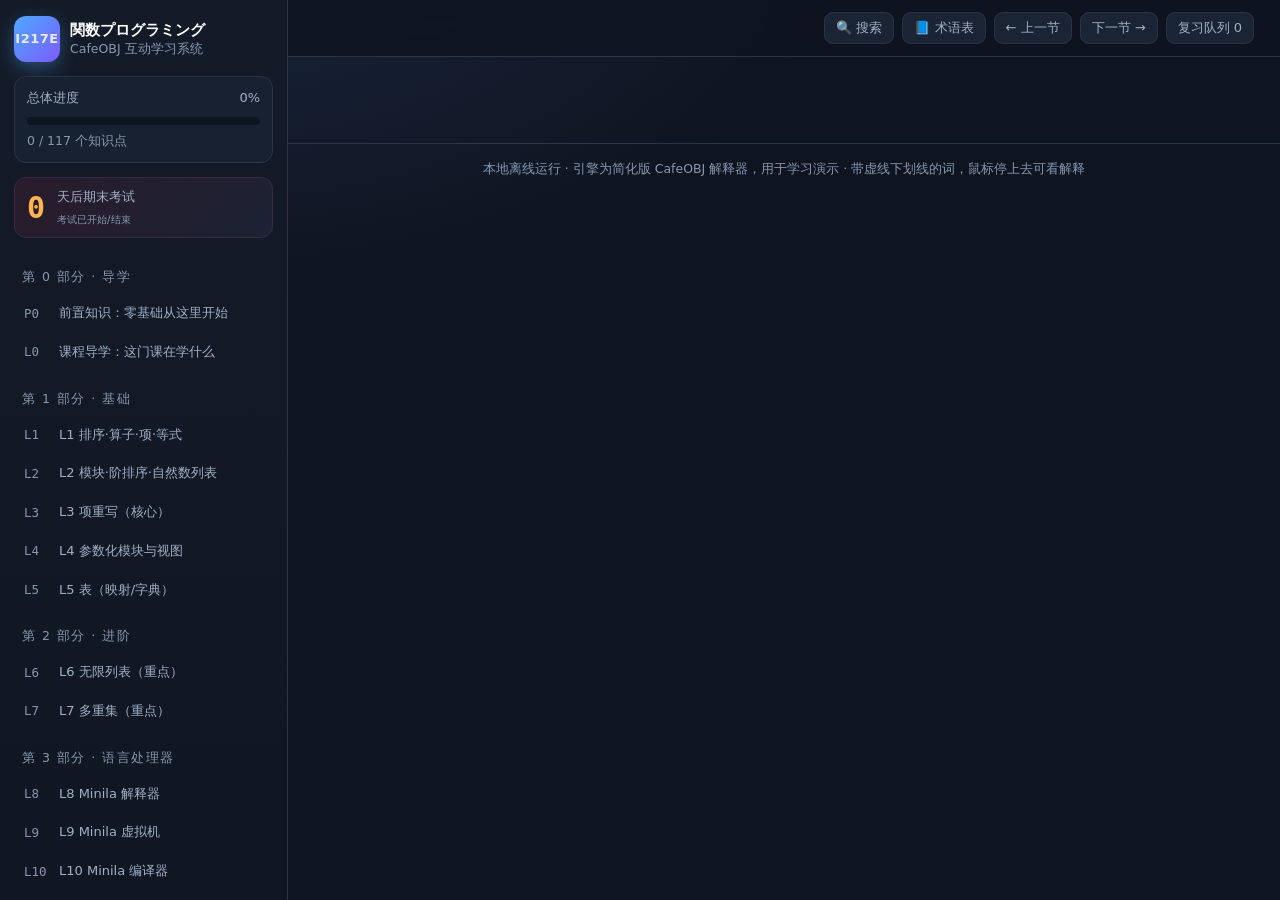
<file: index.html>
<!DOCTYPE html>
<html lang="zh-CN">
<head>
<meta charset="UTF-8">
<meta http-equiv="refresh" content="0; url=I217E学习系统.html">
<title>I217E 関数プログラミング · 互动学习系统</title>
</head>
<body style="background:#0b111b;color:#c3d6ea;font-family:system-ui,sans-serif;padding:48px">
<p>正在进入学习系统……如果没有自动跳转，请点：</p>
<p><a style="color:#8fd0ff" href="I217E学习系统.html">进入 I217E 学习系统</a></p>
<p style="color:#5c7a99;font-size:13px">这个 index.html 只为 GitHub Pages 首页而存在（Pages 只把根目录的 index.html 当首页）。本地使用请直接双击「I217E学习系统.html」。</p>
</body>
</html>
</file>
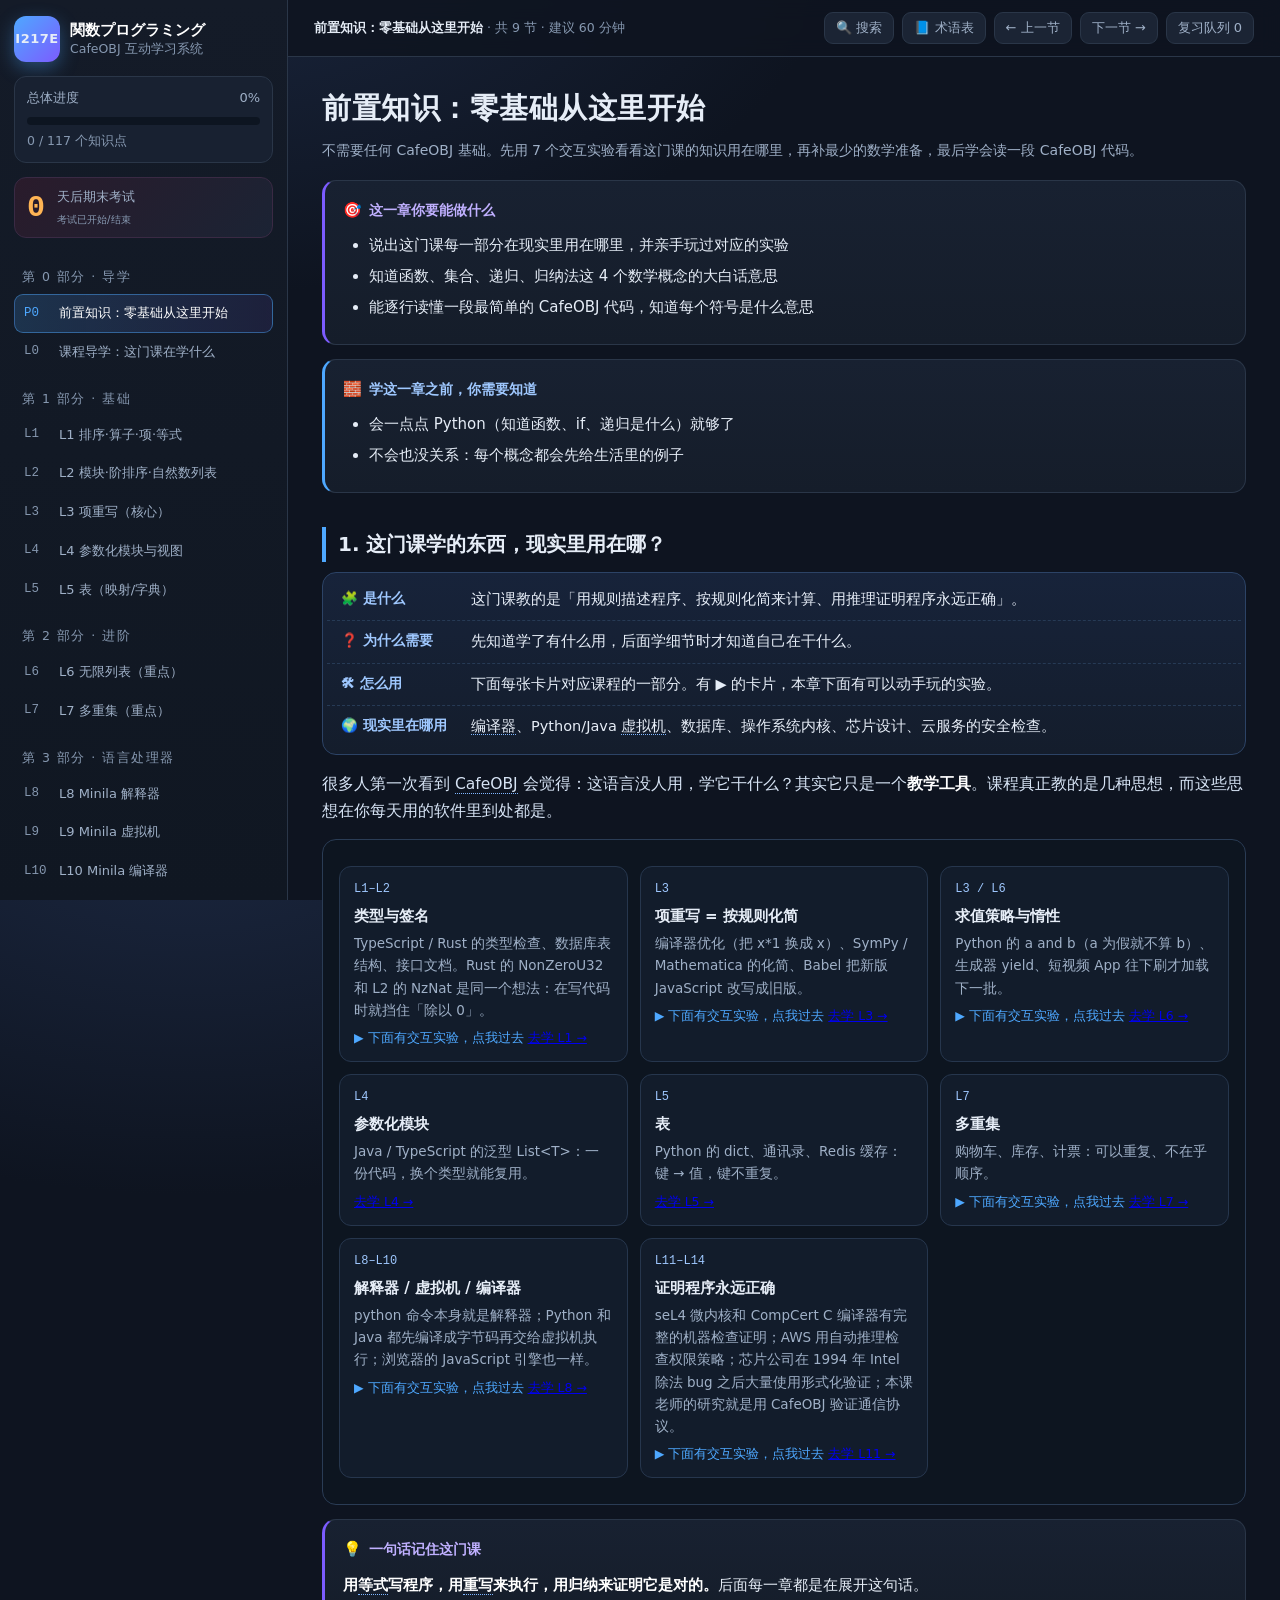
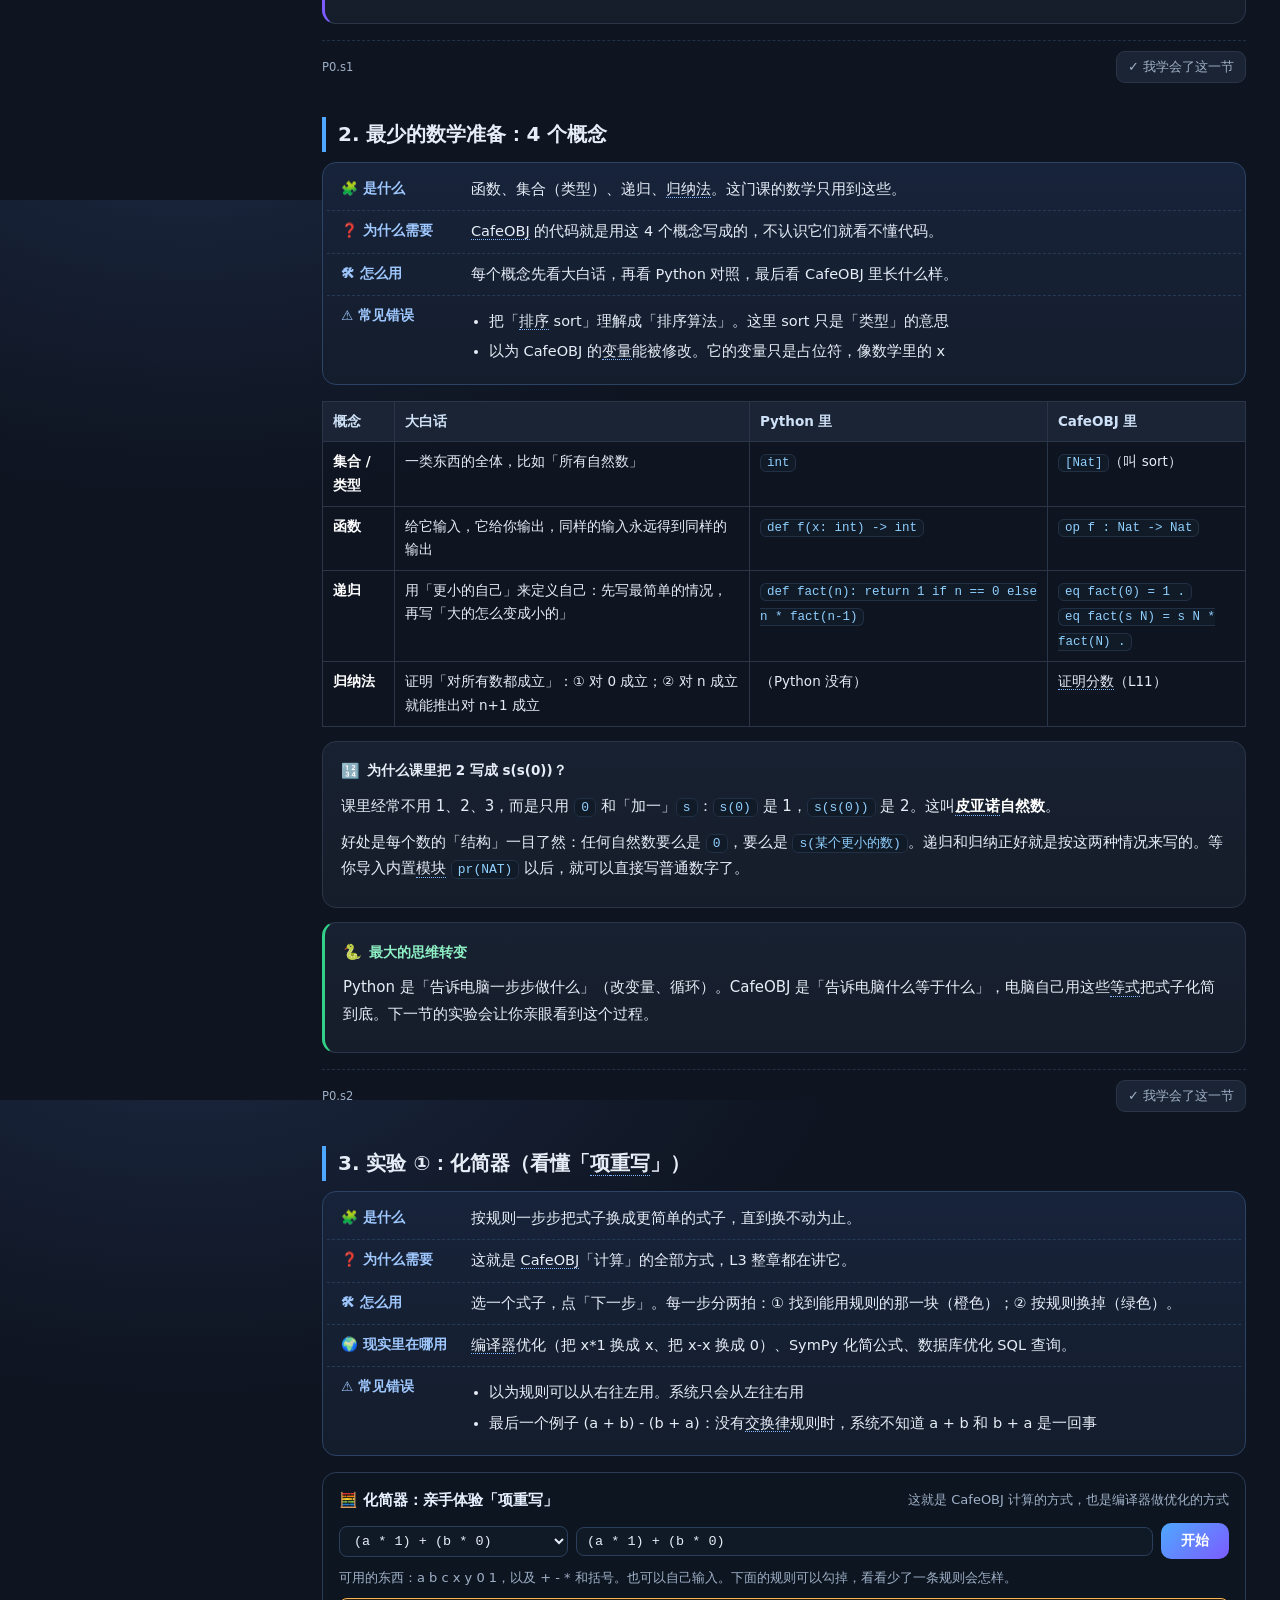
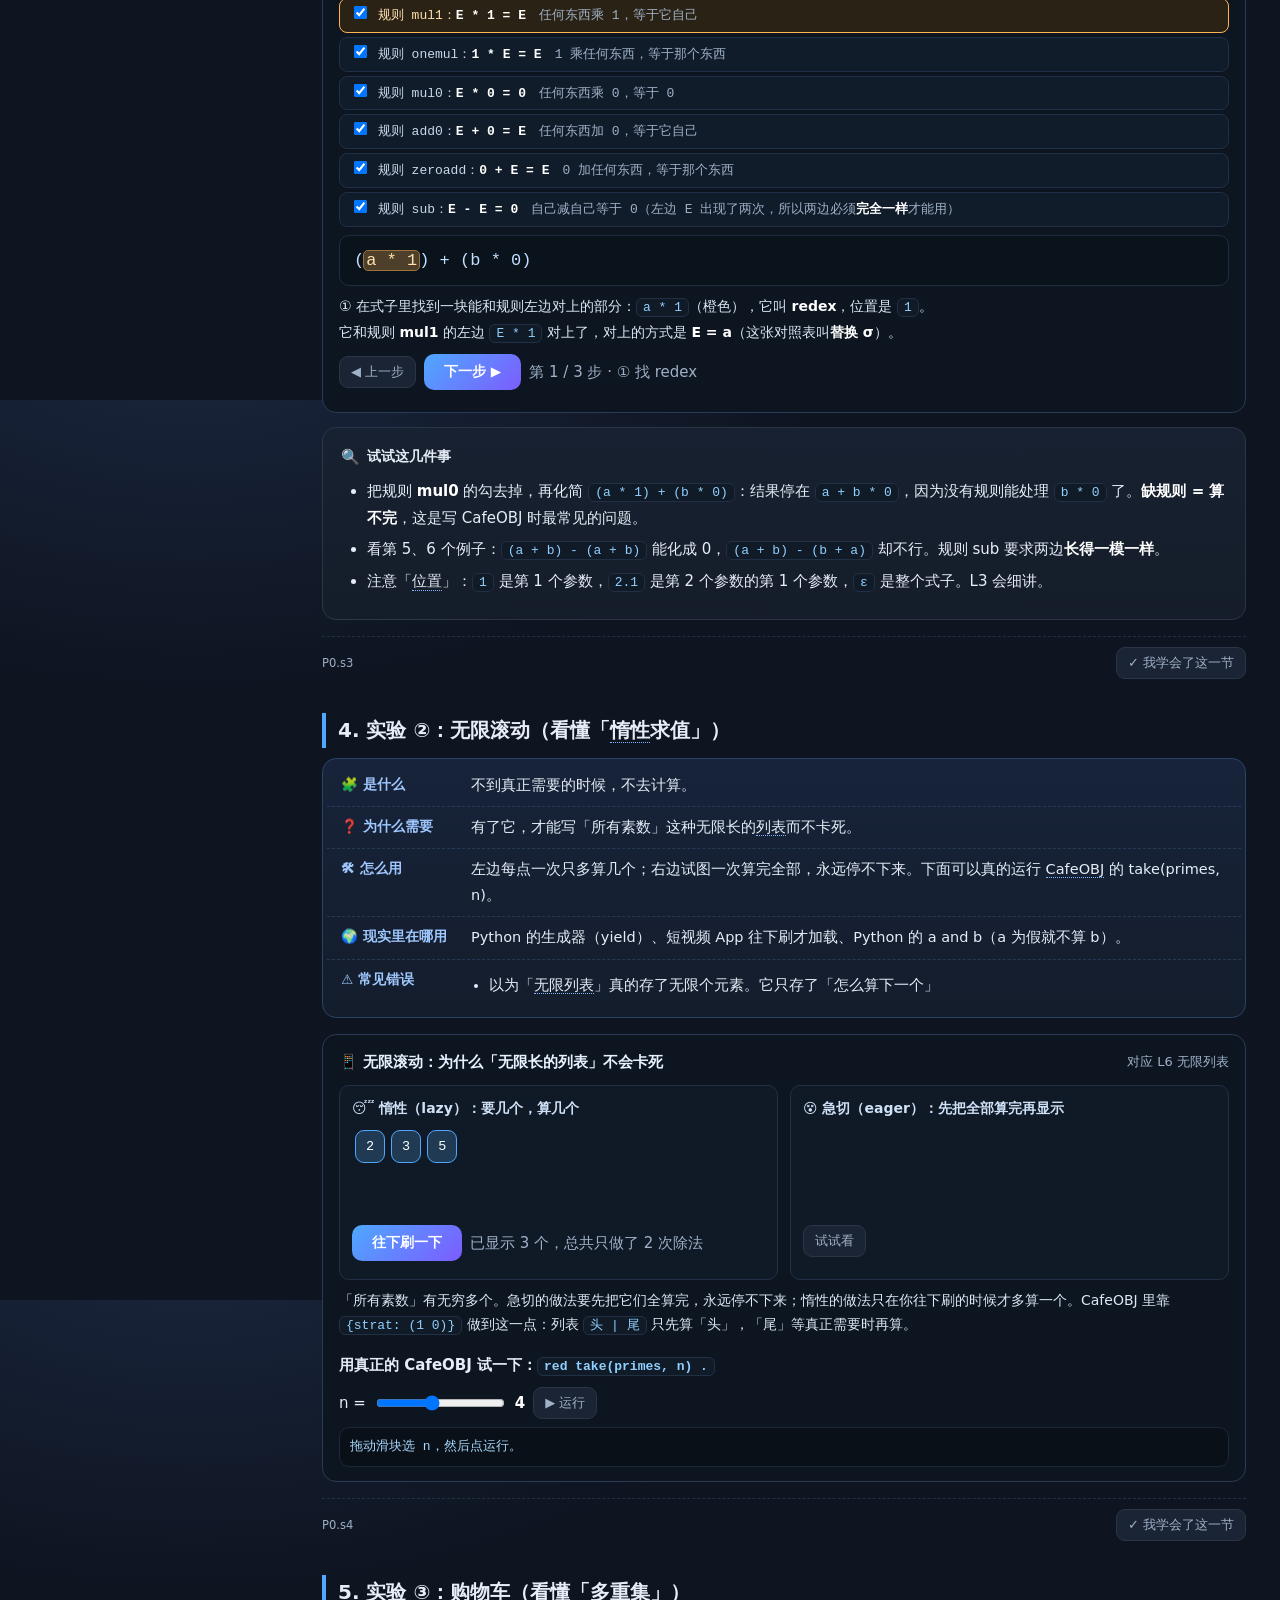
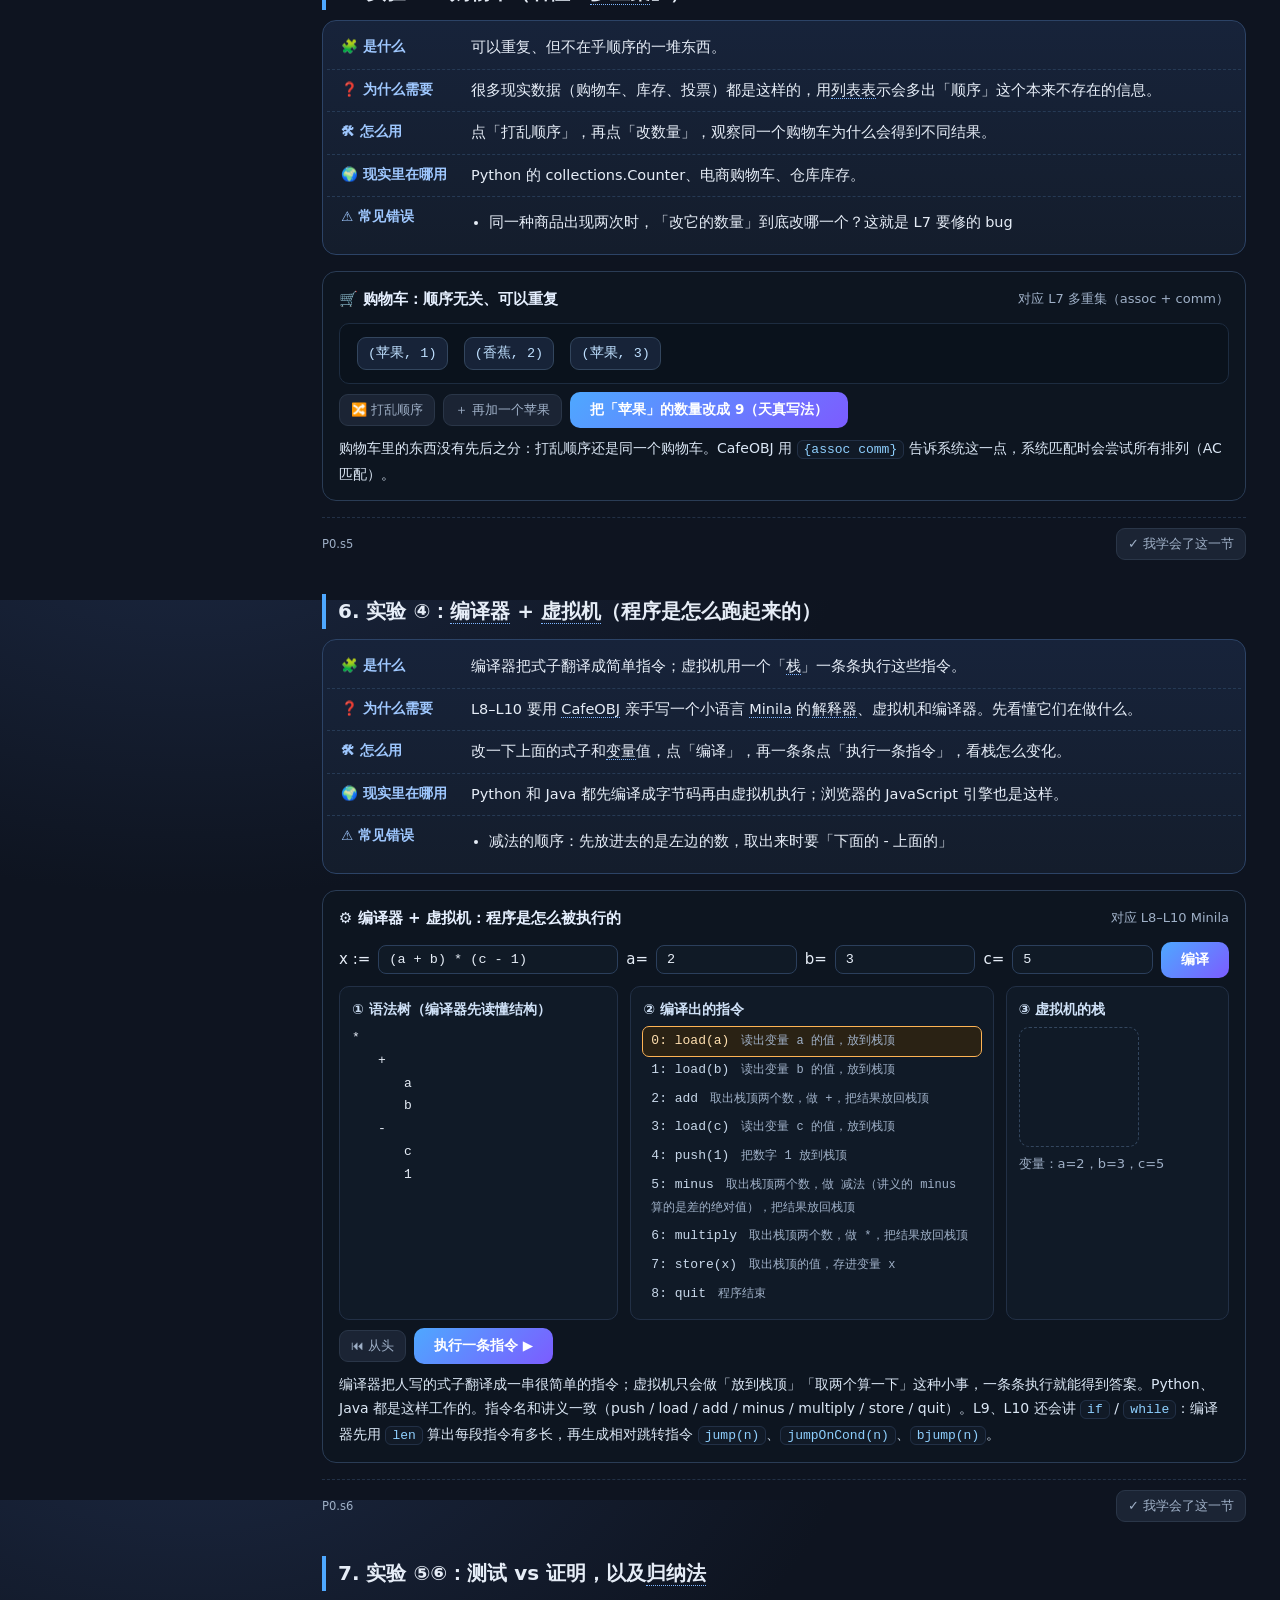
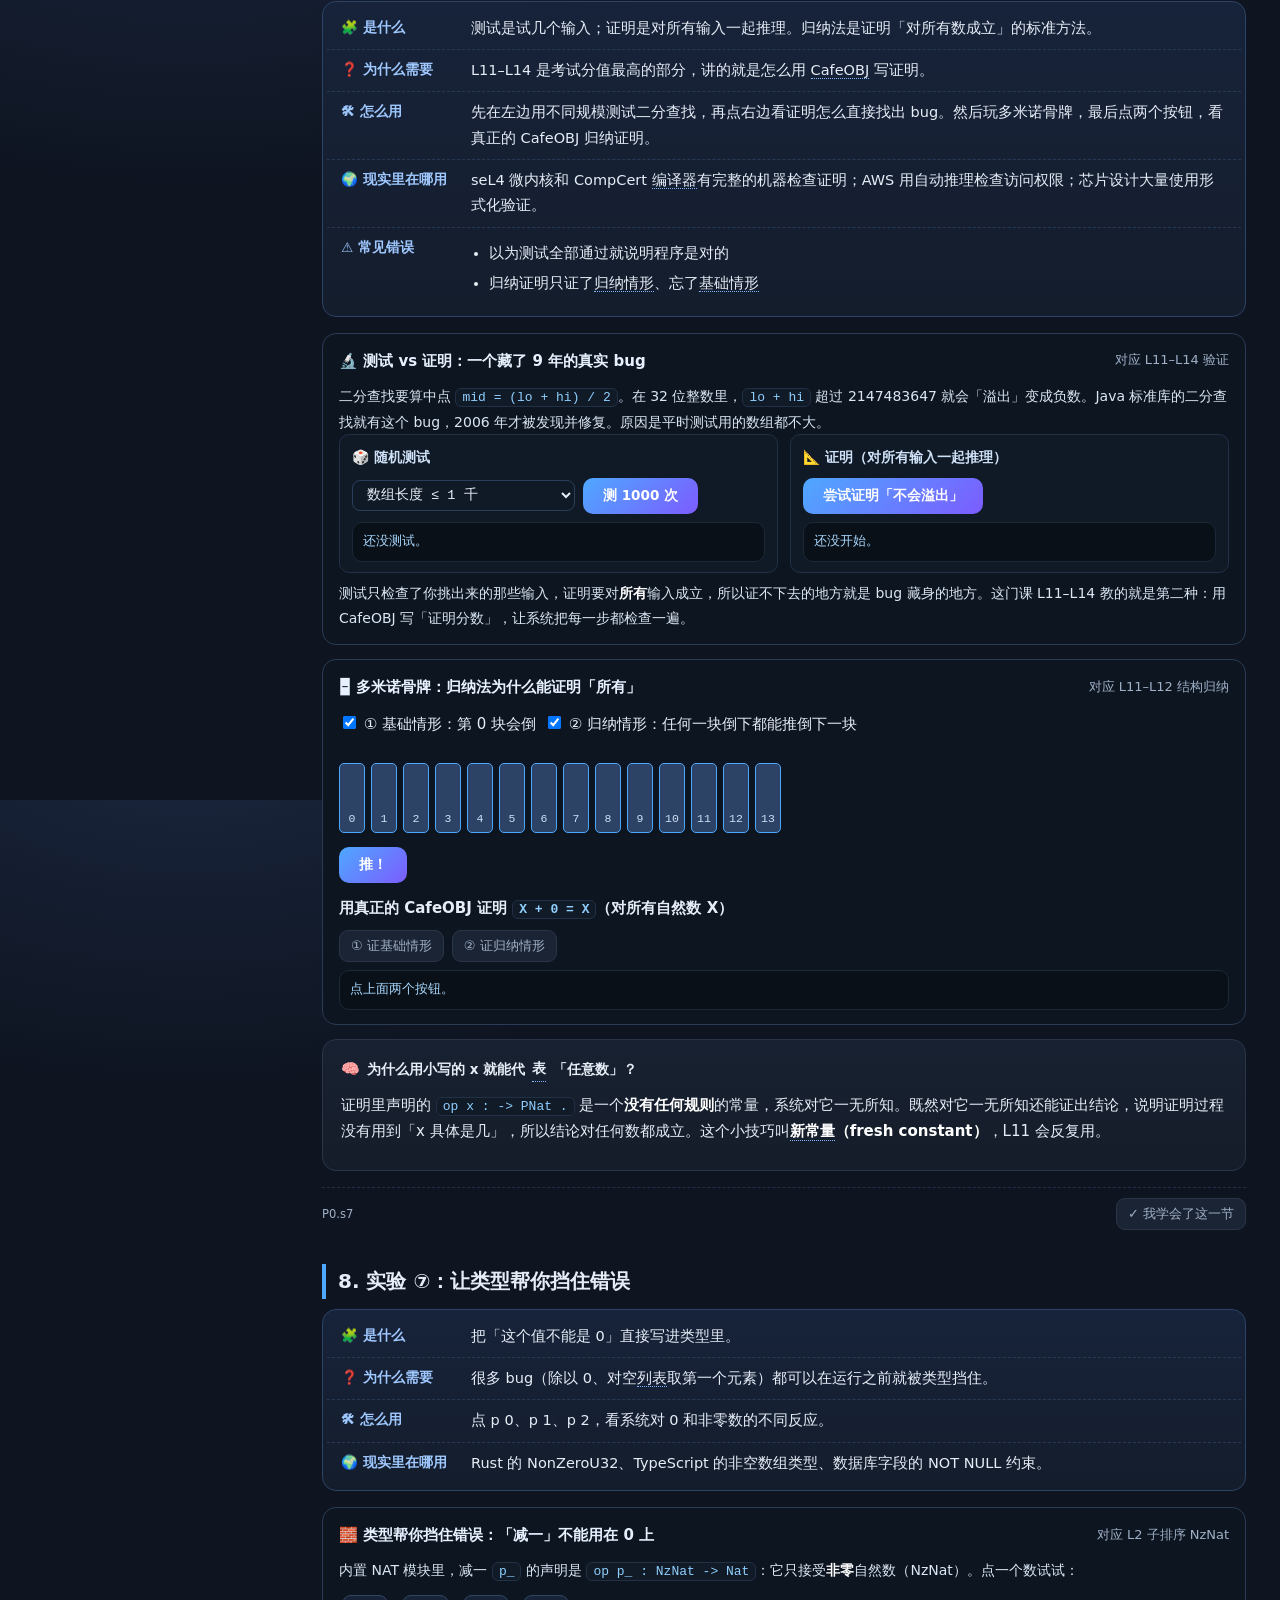
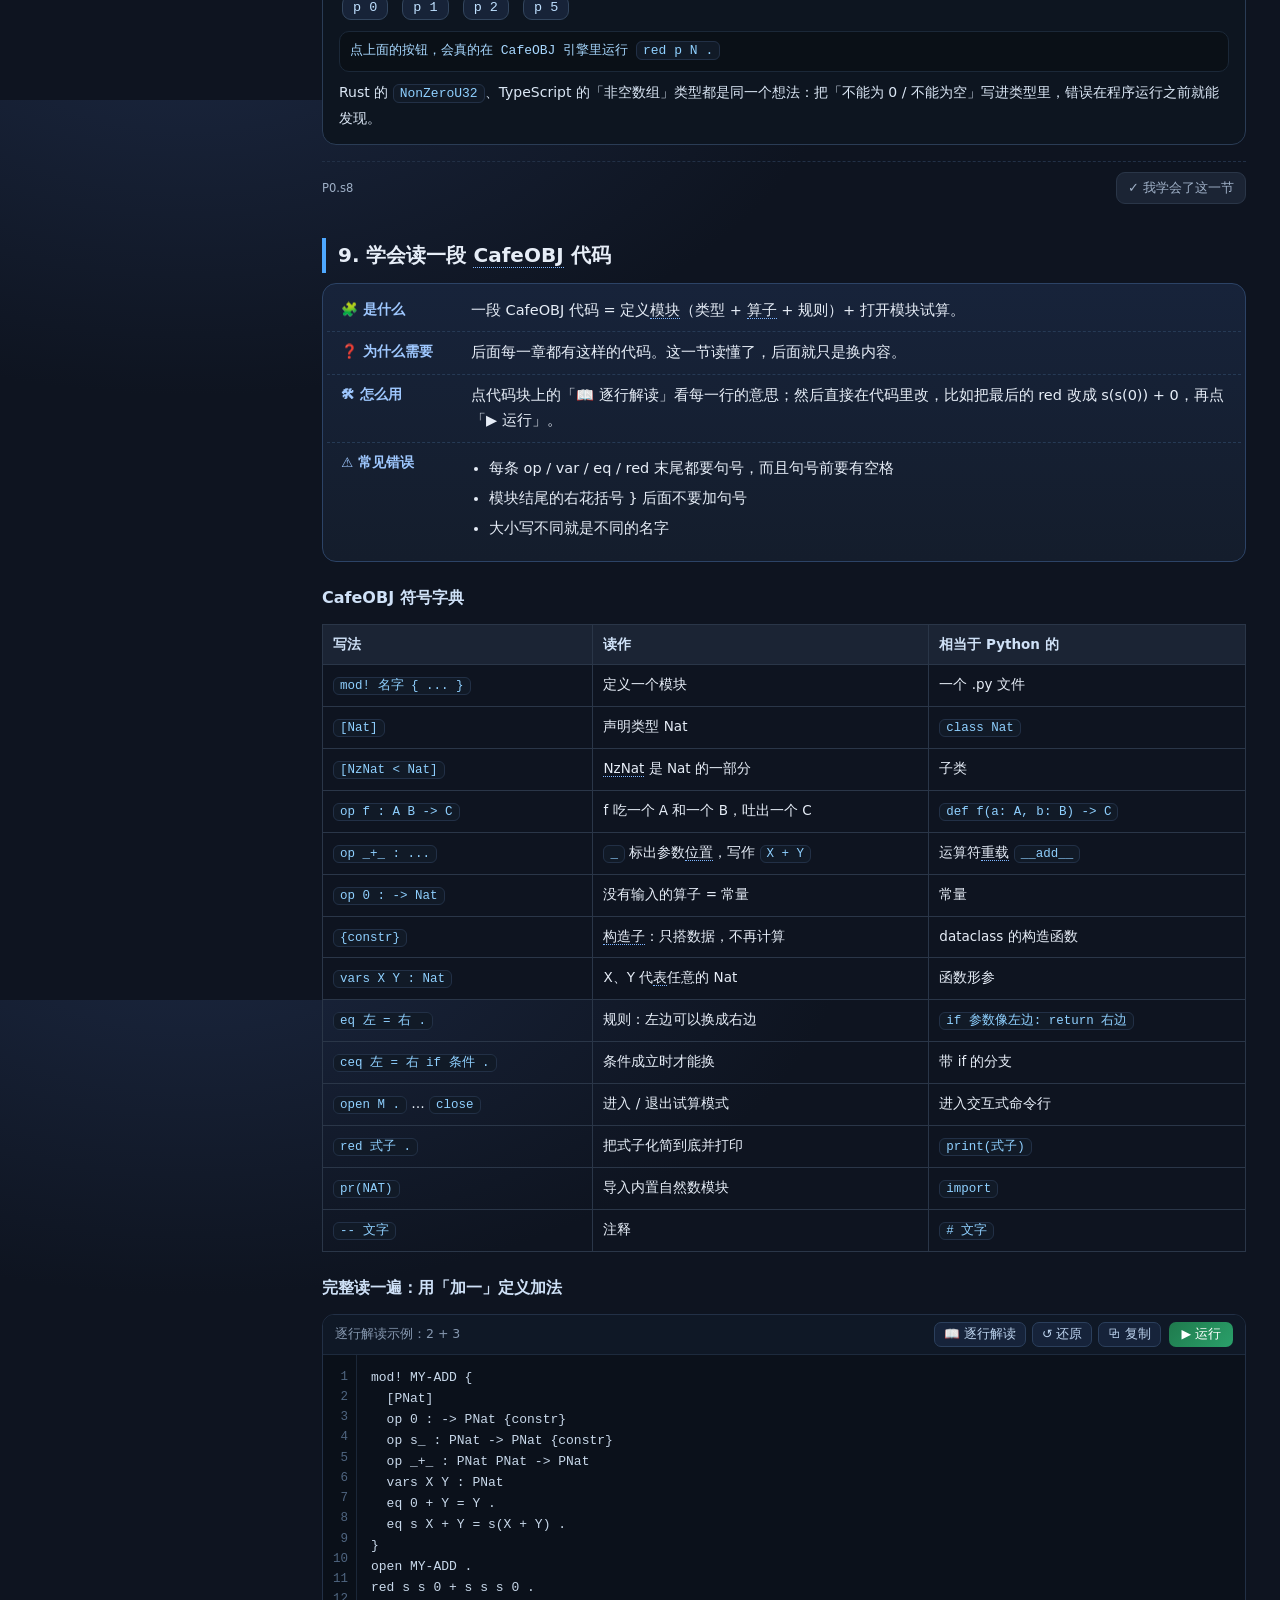
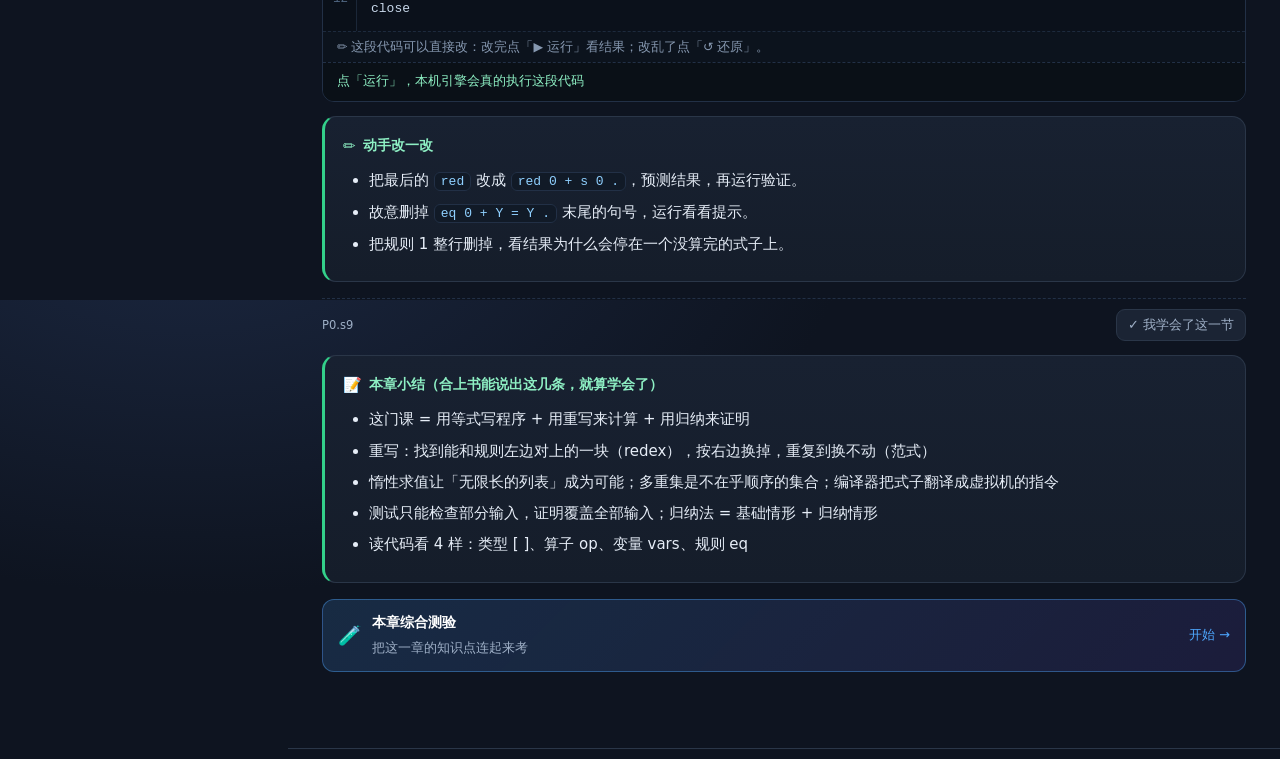
<file: I217E学习系统.html>
<!DOCTYPE html>
<html lang="zh-CN">
<head>
<meta charset="UTF-8">
<meta name="viewport" content="width=device-width, initial-scale=1.0">
<title>I217E 関数プログラミング · 互动学习系统</title>
<link rel="stylesheet" href="css/style.css">
<link rel="stylesheet" href="css/learn.css">
</head>
<body>
<div id="app">
  <aside id="sidebar">
    <div class="brand">
      <div class="logo">I217E</div>
      <div class="brandtext">
        <b>関数プログラミング</b>
        <span>CafeOBJ 互动学习系统</span>
      </div>
    </div>

    <div class="progress-box">
      <div class="pb-label"><span>总体进度</span><span id="pb-pct">0%</span></div>
      <div class="pb-outer"><div class="pb-inner" id="pb-bar"></div></div>
      <div class="pb-sub" id="pb-sub">0 / 0 个知识点</div>
    </div>

    <div class="countdown" id="countdown">
      <div class="cd-num" id="cd-days">--</div>
      <div class="cd-text">天后期末考试<br><small id="cd-date">2026-12-01 10:50</small></div>
    </div>

    <nav id="nav"></nav>

    <div class="side-foot">
      <button class="mini-btn" id="btn-reset">重置全部进度</button>
      <div class="hint">进度自动保存在本机浏览器</div>
    </div>
  </aside>

  <main id="main">
    <header id="topbar">
      <div class="crumbs" id="crumbs"></div>
      <div class="top-actions">
        <button class="mini-btn" id="btn-search" title="搜索全部课文（快捷键 Ctrl+K）">🔍 搜索</button>
        <button class="mini-btn" id="btn-gloss" title="所有术语的大白话解释">📘 术语表</button>
        <button class="mini-btn" id="btn-prev">← 上一节</button>
        <button class="mini-btn" id="btn-next">下一节 →</button>
        <button class="mini-btn" id="btn-review">复习队列 <span id="review-count">0</span></button>
      </div>
    </header>
    <div id="view"></div>
    <footer id="footer">
      <span>本地离线运行 · 引擎为简化版 CafeOBJ 解释器，用于学习演示 · 带虚线下划线的词，鼠标停上去可看解释</span>
    </footer>
  </main>
</div>

<div id="modal-back" class="modal-back hidden">
  <div class="modal" id="modal">
    <div class="modal-head"><span id="modal-title">随堂小测</span><button id="modal-close">✕</button></div>
    <div class="modal-body" id="modal-body"></div>
  </div>
</div>

<div id="toast" class="toast hidden"></div>

<script src="js/engine.js"></script>
<script src="js/glossary.js"></script>
<script src="js/widgets.js"></script>
<script src="js/mounts.js"></script>
<script src="js/quiz.js"></script>
<script src="js/learn.js"></script>
<script src="js/pre-labs.js"></script>
<script src="js/pre-labs2.js"></script>
<script src="js/content-pre.js"></script>
<script src="js/content-core.js"></script>
<script src="js/content-mid.js"></script>
<script src="js/content-adv.js"></script>
<script src="js/homework.js"></script>
<script src="js/app.js"></script>
</body>
</html>
</file>
<file: css/style.css>
/* ===== I217E 互动学习系统 · 样式 ===== */
:root{
  --bg:#0e1420;
  --bg2:#141c2b;
  --panel:#182131;
  --panel2:#1e2939;
  --line:#2a3648;
  --txt:#e6edf7;
  --dim:#9fb0c7;
  --dim2:#8698b0;
  --acc:#4ea8ff;
  --acc2:#7c5cff;
  --ok:#33d08a;
  --warn:#ffb454;
  --bad:#ff6b6b;
  --code:#0b111b;
  --radius:14px;
  --mono:"Cascadia Mono","Consolas","SFMono-Regular",Menlo,monospace;
}
*{box-sizing:border-box}
html,body{margin:0;padding:0;height:100%}
body{
  background:radial-gradient(1200px 700px at 15% -10%, #1b2740 0%, #0e1420 55%) , var(--bg);
  color:var(--txt);
  font-family:"Sarasa UI SC","Microsoft YaHei","PingFang SC","Noto Sans CJK SC",system-ui,-apple-system,sans-serif;
  font-size:15px; line-height:1.75;
  -webkit-font-smoothing:antialiased;
}
#app{display:flex;min-height:100vh}

/* ---------- 侧栏 ---------- */
#sidebar{
  width:288px;flex:0 0 288px;background:linear-gradient(180deg,#141b28,#101722);
  border-right:1px solid var(--line);padding:16px 14px 24px;position:sticky;top:0;height:100vh;
  overflow-y:auto;display:flex;flex-direction:column;gap:14px;
}
#sidebar::-webkit-scrollbar{width:8px}
#sidebar::-webkit-scrollbar-thumb{background:#26334a;border-radius:8px}
.brand{display:flex;gap:10px;align-items:center}
.logo{
  width:46px;height:46px;border-radius:12px;flex:0 0 46px;
  background:linear-gradient(135deg,var(--acc),var(--acc2));
  display:flex;align-items:center;justify-content:center;font-weight:800;font-size:13px;letter-spacing:.5px;
  box-shadow:0 6px 18px rgba(78,168,255,.35);
}
.brandtext{display:flex;flex-direction:column;line-height:1.35}
.brandtext b{font-size:15px}
.brandtext span{font-size:12.5px;color:var(--dim2)}

.progress-box{background:var(--panel);border:1px solid var(--line);border-radius:12px;padding:10px 12px}
.pb-label{display:flex;justify-content:space-between;font-size:13px;color:var(--dim)}
.pb-outer{height:8px;background:#0d1521;border-radius:6px;margin:7px 0 5px;overflow:hidden}
.pb-inner{height:100%;width:0%;background:linear-gradient(90deg,var(--acc),var(--ok));transition:width .5s}
.pb-sub{font-size:12.5px;color:var(--dim2)}

.countdown{display:flex;align-items:center;gap:12px;background:linear-gradient(135deg,#2a1b2b,#1b2334);
  border:1px solid #3a2a44;border-radius:12px;padding:8px 12px}
.cd-num{font-size:30px;font-weight:800;color:var(--warn);font-family:var(--mono);line-height:1}
.cd-text{font-size:12.5px;color:var(--dim)}
.cd-text small{color:var(--dim2)}

#nav{display:flex;flex-direction:column;gap:2px;flex:1}
.nav-group{margin-top:8px}
.nav-group-title{font-size:12.5px;letter-spacing:1.5px;color:var(--dim2);text-transform:uppercase;padding:6px 8px}
.nav-item{
  display:flex;align-items:center;gap:9px;padding:7px 9px;border-radius:9px;cursor:pointer;
  color:var(--dim);font-size:13px;border:1px solid transparent;transition:.15s;
}
.nav-item:hover{background:#1b2536;color:var(--txt)}
.nav-item.active{background:linear-gradient(90deg,rgba(78,168,255,.18),rgba(124,92,255,.10));
  border-color:rgba(78,168,255,.45);color:#fff}
.nav-item .num{font-family:var(--mono);font-size:12.5px;width:26px;flex:0 0 26px;color:var(--dim2)}
.nav-item.active .num{color:var(--acc)}
.nav-item .tick{margin-left:auto;font-size:12.5px;color:var(--ok);opacity:0}
.nav-item.done .tick{opacity:1}

.side-foot{display:flex;flex-direction:column;gap:6px}
.hint{font-size:13px;color:var(--dim2);text-align:center}

/* ---------- 主区 ---------- */
#main{flex:1;min-width:0;display:flex;flex-direction:column}
#topbar{
  display:flex;align-items:center;justify-content:space-between;gap:12px;
  padding:12px 26px;border-bottom:1px solid var(--line);position:sticky;top:0;z-index:20;
  background:rgba(14,20,32,.86);backdrop-filter:blur(10px);
}
.crumbs{font-size:12.5px;color:var(--dim2)}
.crumbs b{color:var(--txt)}
.top-actions{display:flex;gap:8px}
.mini-btn{
  background:#1b2434;border:1px solid var(--line);color:var(--dim);border-radius:9px;
  padding:6px 11px;font-size:13px;cursor:pointer;transition:.15s;font-family:inherit;
}
.mini-btn:hover{background:#222f45;color:#fff;border-color:#3a4c66}
.mini-btn:disabled{opacity:.4;cursor:not-allowed}

#view{padding:26px 34px 60px;max-width:1080px;width:100%;margin:0 auto}
#footer{padding:14px;text-align:center;font-size:12.5px;color:var(--dim2);border-top:1px solid var(--line)}

/* ---------- 排版 ---------- */
h1.chap-title{font-size:29px;margin:0 0 4px;letter-spacing:.5px}
.chap-sub{color:var(--dim);font-size:14px;margin-bottom:18px}
h2.sec{font-size:20px;margin:34px 0 10px;padding-left:12px;border-left:4px solid var(--acc)}
h3.sub{font-size:16px;margin:22px 0 8px;color:#cfe1f7}
p{margin:9px 0}
.lead{font-size:15.5px;color:#d7e4f5}
ul,ol{margin:8px 0 8px 4px;padding-left:22px}
li{margin:5px 0}
code{
  font-family:var(--mono);background:#111a27;border:1px solid #223046;border-radius:6px;
  padding:1px 6px;font-size:13px;color:#8fd0ff;
}
b,strong{color:#fff}
.kw{color:#ff9ecd;font-family:var(--mono);font-size:13px}
.dim{color:var(--dim)}
.term{font-family:var(--mono);color:#8fd0ff}
mark{background:rgba(255,180,84,.22);color:#ffd9a0;border-radius:4px;padding:0 3px}

/* 卡片 */
.card{
  background:linear-gradient(180deg,var(--panel),#151d2a);border:1px solid var(--line);
  border-radius:var(--radius);padding:16px 18px;margin:14px 0;
}
.card.tip{border-left:3px solid var(--ok)}
.card.warn{border-left:3px solid var(--warn)}
.card.exam{border-left:3px solid var(--bad);background:linear-gradient(180deg,#2a1a1f,#1a151d)}
.card.why{border-left:3px solid var(--acc2)}
.card-t{font-weight:700;font-size:13.5px;margin-bottom:6px;display:flex;align-items:center;gap:7px}
.card-t .ico{font-size:15px}
.card.exam .card-t{color:#ffb0b0}
.card.tip .card-t{color:#8ef0c4}
.card.warn .card-t{color:#ffd08a}
.card.why .card-t{color:#c0b0ff}

/* 代码块 */
.codebox{background:var(--code);border:1px solid #223046;border-radius:12px;margin:12px 0;overflow:hidden}
.codebox-h{
  display:flex;align-items:center;justify-content:space-between;padding:7px 12px;
  background:#0f1826;border-bottom:1px solid #1d2a3d;font-size:12.5px;color:var(--dim2);
}
.codebox pre{margin:0;padding:12px 14px;overflow-x:auto;font-family:var(--mono);font-size:13px;
  line-height:1.62;color:#c8d8ea;tab-size:2}
.codebox pre .cm{color:#5c7a99;font-style:italic}
.codebox pre .s{color:#a5e8a0}
.btn-run{
  background:linear-gradient(135deg,#1f7a4d,#2aa06a);border:none;color:#fff;border-radius:7px;
  padding:4px 12px;font-size:12.5px;cursor:pointer;font-family:inherit;
}
.btn-run:hover{filter:brightness(1.12)}
.run-out{
  border-top:1px dashed #223046;padding:9px 14px;font-family:var(--mono);font-size:12.5px;
  color:#8ef0c4;white-space:pre-wrap;line-height:1.6;background:#0a1017;
}
.run-out.err{color:#ff9b9b}

/* 小测按钮 */
.quiz-cta{
  display:flex;align-items:center;gap:10px;background:linear-gradient(135deg,rgba(78,168,255,.16),rgba(124,92,255,.12));
  border:1px solid rgba(78,168,255,.4);border-radius:12px;padding:11px 15px;margin:16px 0;cursor:pointer;
  transition:.18s;
}
.quiz-cta:hover{transform:translateY(-1px);box-shadow:0 8px 22px rgba(78,168,255,.16)}
.quiz-cta .q-ico{font-size:19px}
.quiz-cta .q-txt b{display:block;font-size:13.5px}
.quiz-cta .q-txt span{font-size:12.5px;color:var(--dim)}
.quiz-cta .q-go{margin-left:auto;font-size:13px;color:var(--acc)}
.quiz-cta.done{border-color:rgba(51,208,138,.45);background:rgba(51,208,138,.10)}
.quiz-cta.done .q-go{color:var(--ok)}

/* 表格 */
table{width:100%;border-collapse:collapse;margin:12px 0;font-size:13.5px}
th,td{border:1px solid var(--line);padding:8px 10px;text-align:left;vertical-align:top}
th{background:#1b2434;color:#cfe1f7;font-weight:600}
td code{font-size:12.5px}

/* 弹窗 */
.modal-back{
  position:fixed;inset:0;background:rgba(6,10,16,.72);backdrop-filter:blur(4px);
  display:flex;align-items:center;justify-content:center;z-index:100;padding:20px;
}
.modal-back.hidden{display:none}
.modal{
  width:min(720px,96vw);max-height:88vh;overflow:auto;background:linear-gradient(180deg,#182131,#121a26);
  border:1px solid #2f3f57;border-radius:16px;box-shadow:0 24px 70px rgba(0,0,0,.6);
  animation:pop .18s ease-out;
}
@keyframes pop{from{transform:scale(.96);opacity:0}to{transform:scale(1);opacity:1}}
.modal-head{
  display:flex;justify-content:space-between;align-items:center;padding:13px 18px;
  border-bottom:1px solid var(--line);font-weight:700;font-size:14px;position:sticky;top:0;
  background:#182131;z-index:2;
}
.modal-head button{background:none;border:none;color:var(--dim);font-size:16px;cursor:pointer}
.modal-body{padding:16px 20px 22px}

/* 题目 */
.q-stem{font-size:15px;margin-bottom:12px;line-height:1.8}
.q-stem code{font-size:13.5px}
.opts{display:flex;flex-direction:column;gap:8px}
.opt{
  display:flex;gap:10px;align-items:flex-start;background:#141d2b;border:1px solid #26344a;
  border-radius:10px;padding:9px 12px;cursor:pointer;transition:.14s;font-size:14px;
}
.opt:hover{border-color:#3d5b80;background:#182334}
.opt.sel{border-color:var(--acc);background:rgba(78,168,255,.12)}
.opt.right{border-color:var(--ok);background:rgba(51,208,138,.13)}
.opt.wrong{border-color:var(--bad);background:rgba(255,107,107,.12)}
.opt .k{font-family:var(--mono);color:var(--dim2);font-size:13px;flex:0 0 16px}
.opt .txt{flex:1}
.q-explain{
  margin-top:12px;background:#0f1a26;border:1px solid #22374d;border-radius:10px;padding:11px 14px;
  font-size:13.5px;color:#c3d6ea;line-height:1.75;
}
.q-explain b{color:#8ef0c4}
.q-foot{display:flex;justify-content:space-between;align-items:center;margin-top:16px;gap:10px}
.q-prog{font-size:13px;color:var(--dim2)}
.btn-main{
  background:linear-gradient(135deg,var(--acc),var(--acc2));border:none;color:#fff;border-radius:10px;
  padding:9px 20px;font-size:13.5px;cursor:pointer;font-family:inherit;font-weight:600;
}
.btn-main:hover{filter:brightness(1.1)}
.btn-main:disabled{opacity:.45;cursor:not-allowed}
.btn-ghost{background:#1b2434;border:1px solid var(--line);color:var(--dim);border-radius:10px;padding:9px 16px;
  font-size:13px;cursor:pointer;font-family:inherit}
.btn-ghost:hover{color:#fff}

/* 结果条 */
.result-bar{display:flex;align-items:center;gap:12px;padding:14px;border-radius:12px;margin-top:12px}
.result-bar.good{background:rgba(51,208,138,.12);border:1px solid rgba(51,208,138,.4)}
.result-bar.bad{background:rgba(255,107,107,.10);border:1px solid rgba(255,107,107,.35)}
.result-bar .score{font-size:22px;font-weight:800;font-family:var(--mono)}

/* 图形组件 */
.widget{background:#0d1520;border:1px solid var(--line);border-radius:14px;padding:14px;margin:14px 0}
.widget-t{font-size:12.5px;color:var(--dim);margin-bottom:10px;display:flex;justify-content:space-between;align-items:center}
.widget-t b{color:#cfe1f7;font-size:12.5px}
.wctl{display:flex;gap:8px;align-items:center;flex-wrap:wrap;margin-top:10px}
.wctl input[type=text],.wctl input[type=range]{background:#101a26;border:1px solid #26344a;color:#c8d8ea;
  border-radius:8px;padding:5px 9px;font-family:var(--mono);font-size:12.5px}
.wctl input[type=text]{min-width:180px}
svg{display:block;max-width:100%}
.node-box{fill:#1a2637;stroke:#3d5b80;stroke-width:1.4;rx:8}
.node-lbl{fill:#cfe1f7;font-family:var(--mono);font-size:13px;text-anchor:middle}
.node-op{fill:#ff9ecd;font-family:var(--mono);font-size:13px;text-anchor:middle;font-weight:700}
.edge{stroke:#3a4c66;stroke-width:1.4;fill:none}
.hl-red{fill:#2a1f2a;stroke:#ff6b6b;stroke-width:2}
.hl-ok{fill:#16281f;stroke:#33d08a;stroke-width:2}
.hl-cur{fill:#1f2a3d;stroke:#4ea8ff;stroke-width:2.4}

/* 归约步进 */
.steps{display:flex;flex-direction:column;gap:6px;font-family:var(--mono);font-size:12.5px;margin-top:10px;
  max-height:260px;overflow:auto}
.step-row{display:flex;gap:8px;align-items:baseline;padding:5px 8px;border-radius:8px;background:#0b131d;
  border:1px solid #1b2838}
.step-row.on{border-color:var(--acc);background:#101d2c}
.step-row .idx{color:var(--dim2);flex:0 0 26px}
.step-row .rule{color:var(--warn);flex:0 0 auto}
.step-row .trm{color:#a8d8ff;word-break:break-all}

/* 排序格 */
.lattice-legend{display:flex;gap:14px;font-size:12.5px;color:var(--dim2);margin-top:8px}

/* 列表动画 */
.chain{display:flex;align-items:center;gap:0;flex-wrap:wrap;min-height:44px}
.chain .cell{
  min-width:38px;height:38px;display:flex;align-items:center;justify-content:center;padding:0 9px;
  background:#172338;border:1px solid #33465e;border-radius:9px;font-family:var(--mono);font-size:13px;
  color:#bfe0ff;transition:.25s;position:relative;
}
.chain .cell.gone{opacity:0;transform:scale(.5)}
.chain .cell.hi{background:#1f3a52;border-color:var(--acc);color:#fff;box-shadow:0 0 0 3px rgba(78,168,255,.18)}
.chain .cell.pr{background:#2a1f33;border-color:#a86bd8;color:#f0d0ff}
.chain .link{width:22px;height:2px;background:#33465e;position:relative}
.chain .link:after{content:"";position:absolute;right:-1px;top:-3px;border-left:5px solid #33465e;
  border-top:4px solid transparent;border-bottom:4px solid transparent}

/* Minila 内存 */
.mem{display:grid;grid-template-columns:repeat(auto-fill,minmax(120px,1fr));gap:8px}
.mem .slot{background:#101a26;border:1px solid #26344a;border-radius:9px;padding:7px 10px;font-family:var(--mono);
  font-size:13px;display:flex;justify-content:space-between}
.mem .slot.changed{border-color:var(--ok);background:rgba(51,208,138,.10)}
.mem .slot .k{color:var(--dim)}

/* 测验列表 */
.quiz-list{display:grid;grid-template-columns:repeat(auto-fill,minmax(280px,1fr));gap:12px;margin-top:14px}
.quiz-card{background:var(--panel);border:1px solid var(--line);border-radius:12px;padding:14px;cursor:pointer;
  transition:.16s}
.quiz-card:hover{transform:translateY(-2px);border-color:#3d5b80;box-shadow:0 10px 24px rgba(0,0,0,.35)}
.quiz-card .qc-t{font-weight:700;font-size:14px;margin-bottom:4px}
.quiz-card .qc-d{font-size:13px;color:var(--dim)}
.quiz-card .qc-s{margin-top:8px;font-size:12.5px;color:var(--ok)}

/* toast */
.toast{
  position:fixed;left:50%;transform:translateX(-50%);bottom:34px;background:#1c2839;
  border:1px solid #33506e;color:#dceaf7;padding:10px 20px;border-radius:11px;font-size:13px;z-index:200;
  box-shadow:0 12px 30px rgba(0,0,0,.5);
}
.toast.hidden{display:none}

/* 进度环 */
.badge{display:inline-flex;align-items:center;gap:6px;background:#16202f;border:1px solid #2b3b52;
  border-radius:20px;padding:2px 10px;font-size:12.5px;color:var(--dim)}
.badge.ok{color:#8ef0c4;border-color:rgba(51,208,138,.4)}

/* 两栏 */
.cols{display:grid;grid-template-columns:1fr 1fr;gap:14px}
@media(max-width:900px){
  #sidebar{display:none}
  #view{padding:18px}
  .cols{grid-template-columns:1fr}
}
/* 作业 */
.hw-task{display:flex;gap:10px;align-items:flex-start;padding:8px 0;border-bottom:1px dashed #223046}
.hw-task:last-child{border-bottom:none}
.hw-task input[type=checkbox]{margin-top:6px;width:16px;height:16px;accent-color:#33d08a;cursor:pointer}
.hw-task .t{flex:1;font-size:13.5px}
.hw-task .t small{display:block;color:var(--dim2);font-size:12.5px;margin-top:2px}
textarea.hw-draft{
  width:100%;min-height:150px;background:#0b111b;border:1px solid #223046;border-radius:10px;
  color:#c8d8ea;font-family:var(--mono);font-size:12.5px;padding:10px;line-height:1.6;resize:vertical;
}
.rubric{font-size:12.5px;color:var(--dim);margin:6px 0 0 22px}
</file>
<file: css/learn.css>
/* ===== 初学者辅助功能样式（learn.js / 导读卡 / 前置知识章） ===== */

/* 小节导读卡 */
.guide-card{background:linear-gradient(180deg,#17233a,#141d2c);border:1px solid #2c4366;border-radius:14px;
  padding:6px 4px;margin:10px 0 16px}
.g-row{display:flex;gap:12px;padding:8px 14px;border-bottom:1px dashed #263a55}
.g-row:last-child{border-bottom:none}
.g-k{flex:0 0 118px;font-weight:700;font-size:13.5px;color:#9fc8ff}
.g-v{flex:1;font-size:14.5px;line-height:1.75}
.g-v ul{margin:0;padding-left:18px}
.card.pre{border-left:3px solid #4ea8ff}
.card.pre .card-t{color:#9fc8ff}
@media(max-width:700px){.g-row{flex-direction:column;gap:2px}.g-k{flex:none}}

/* 代码块：行号 + 可编辑 */
.code-wrap{display:flex;align-items:stretch}
.gutter{flex:0 0 auto;padding:12px 0;min-width:34px;text-align:right;font-family:var(--mono);font-size:12.5px;
  line-height:1.62;color:#4f6580;background:#0a1019;border-right:1px solid #1b2738;user-select:none}
.gutter div{padding:0 8px 0 6px}
.gutter div.bad{background:rgba(255,107,107,.25);color:#ffb3b3;font-weight:700}
.code-wrap pre{flex:1;min-width:0}
.codebox pre.editable{outline:none;cursor:text}
.codebox pre.editable:focus{box-shadow:inset 0 0 0 2px rgba(78,168,255,.35)}
.codebox.modified .codebox-h > span:first-child:after{content:"  · 已修改";color:var(--warn)}
.edit-tip{font-size:12.5px;color:var(--dim2);padding:4px 14px;background:#0c131d;border-top:1px dashed #1d2a3d}
.cb-tools{display:inline-flex;gap:6px;margin-left:auto;margin-right:8px}
.cb-btn{background:#16233a;border:1px solid #2b3f5c;color:#bcd3ee;border-radius:7px;padding:3px 9px;font-size:12.5px;
  cursor:pointer;font-family:inherit}
.cb-btn:hover,.cb-btn.on{background:#21375a;color:#fff;border-color:#4ea8ff}

/* 运行结果 */
.run-out .ln-red{margin:2px 0 6px}
.run-out .ln-red .res{color:#b6ffd9}
.run-out .ln-msg{color:#7f93ab}
.run-out .ln-err{color:#ff9b9b;margin:4px 0}
.run-out .ln-warn{color:#ffd08a;margin:4px 0}
.err-hint{color:#ffe1a8;font-family:inherit;font-size:13px;margin:3px 0 0 14px;white-space:normal}

/* 逐行解读 */
.explain-panel{border-top:1px solid #223046;background:#0d1622;padding:10px 12px}
.explain-panel.hidden{display:none}
.explain-list{display:flex;flex-direction:column;gap:6px}
.ex-row{display:flex;gap:10px;background:#111c2a;border:1px solid #1f2f45;border-radius:10px;padding:8px 10px}
.ex-n{flex:0 0 22px;font-family:var(--mono);color:#5e7896;font-size:12.5px;padding-top:2px;text-align:right}
.ex-body{flex:1;min-width:0}
.ex-code{display:block;background:none;border:none;padding:0;white-space:pre-wrap;word-break:break-all;color:#a8d8ff}
.ex-txt{margin-top:4px;font-size:14px;line-height:1.75;color:#dbe7f5}
.auto-tag{font-size:11.5px;color:#6f8aa8;border:1px solid #2b3f5c;border-radius:6px;padding:0 5px;margin-left:4px}
.warn-t{color:#ffd08a}
.py-cmp{background:#121f17;border:1px solid #29513b;border-radius:10px;padding:10px 12px;margin-top:6px}
.py-cmp .card-t{color:#9be8b8}
.py-cmp pre{margin:6px 0 0;font-family:var(--mono);font-size:13px;color:#cfeedd;white-space:pre-wrap}

/* 术语悬停 */
abbr.gl{text-decoration:none;border-bottom:1px dotted #7fb6ff;cursor:help}
abbr.gl:hover{background:rgba(78,168,255,.14)}
.gl-tip{position:fixed;z-index:300;display:none;background:#1a2638;border:1px solid #3d5b80;border-radius:12px;
  padding:11px 14px;font-size:13.5px;line-height:1.7;color:#dbe7f5;box-shadow:0 14px 34px rgba(0,0,0,.55);pointer-events:none}
.gl-t{font-weight:700;color:#fff;margin-bottom:4px;display:flex;justify-content:space-between;gap:8px}
.gl-ch{font-weight:400;font-size:12px;color:#9fc8ff;border:1px solid #2f4d73;border-radius:6px;padding:0 6px}
.gl-py{margin-top:5px;color:#a9e8c2}
.gl-more{margin-top:6px;font-size:12px;color:#6f8aa8}
.gl-item{background:#141e2d;border:1px solid #26364d;border-radius:10px;padding:10px 12px;margin:8px 0;font-size:14px}

/* 搜索 */
.srch{width:100%;background:#0f1824;border:1px solid #2b3f5c;color:#e6edf7;border-radius:10px;padding:10px 12px;
  font-size:14.5px;font-family:inherit;outline:none}
.srch:focus{border-color:var(--acc)}
.s-item{padding:9px 12px;border:1px solid #223046;border-radius:10px;margin:7px 0;cursor:pointer;font-size:14px}
.s-item:hover{border-color:var(--acc);background:#132034}
.s-item .dim{font-size:13px;margin-top:2px}
.s-gl{border-color:#2f4d73}

/* 测验：逐个选项解析 */
.opt-why{margin-top:10px;border-top:1px dashed #2a3e57;padding-top:8px}
.ow-t{font-size:13px;color:var(--dim);margin-bottom:4px}
.ow-row{display:flex;gap:8px;padding:4px 0;font-size:13.5px}
.ow-row .k{font-family:var(--mono);color:var(--dim2);flex:0 0 14px}
.ow-row.ok .ow-opt{color:#8ef0c4}
.ow-row.bad .ow-opt{color:#ff9b9b}
.ow-opt{font-weight:600}

/* ===== 前置知识章：交互实验室 ===== */
.lab{background:#0d1520;border:1px solid #2a3c55;border-radius:14px;padding:14px 16px;margin:14px 0}
.lab-t{display:flex;justify-content:space-between;align-items:center;gap:8px;margin-bottom:10px;flex-wrap:wrap}
.lab-t b{font-size:15px;color:#e6f0ff}
.lab-t span{font-size:13px;color:var(--dim)}
.lab .row{display:flex;gap:8px;flex-wrap:wrap;align-items:center;margin:8px 0}
.lab input[type=text],.lab select{background:#101a26;border:1px solid #2b3f5c;color:#e6edf7;border-radius:8px;
  padding:6px 10px;font-family:var(--mono);font-size:13.5px}
.lab input[type=text]{min-width:240px;flex:1}
.lab .big{font-family:var(--mono);font-size:17px;color:#bfe0ff;background:#0a121c;border:1px solid #1d2c40;border-radius:10px;
  padding:10px 14px;word-break:break-all}
.lab .big .hl{background:rgba(255,180,84,.28);color:#ffe0b0;border-radius:4px;padding:0 2px;outline:1px solid rgba(255,180,84,.6)}
.lab .big .new{background:rgba(51,208,138,.22);color:#c9ffe6;border-radius:4px;padding:0 2px}
.lab .explain{font-size:14px;color:#dbe7f5;margin-top:8px;line-height:1.75}
.lab .rules{display:flex;flex-direction:column;gap:4px;margin:8px 0}
.lab .rule-i{font-family:var(--mono);font-size:13px;padding:4px 10px;border-radius:8px;background:#111c2a;border:1px solid #1f2f45;color:#c8d8ea}
.lab .rule-i.fire{border-color:var(--warn);background:#2a2214;color:#ffe0b0}
.lab .log{font-family:var(--mono);font-size:13px;max-height:220px;overflow:auto;background:#0a1017;border:1px solid #1b2838;
  border-radius:10px;padding:8px 10px;color:#a8d8ff}
.lab .log div{padding:2px 0}
.lab .log .c{color:#7f93ab}
.lab .grid2{display:grid;grid-template-columns:1fr 1fr;gap:12px}
@media(max-width:800px){.lab .grid2{grid-template-columns:1fr}}
.lab .panel{background:#101a27;border:1px solid #223046;border-radius:10px;padding:10px 12px}
.lab .panel h4{margin:0 0 6px;font-size:14px;color:#cfe1f7}
.chip{display:inline-flex;align-items:center;gap:4px;background:#172338;border:1px solid #33465e;border-radius:9px;
  padding:4px 10px;font-family:var(--mono);font-size:13.5px;color:#bfe0ff;margin:3px}
.chip.on{background:#1f3a52;border-color:var(--acc);color:#fff}
.chip.ok{border-color:var(--ok);color:#b6ffd9}
.chip.bad{border-color:var(--bad);color:#ffb3b3}
.chip.dim{opacity:.45}
.stack-viz{display:flex;flex-direction:column-reverse;gap:4px;min-height:120px;justify-content:flex-start;
  border:1px dashed #33465e;border-radius:10px;padding:6px;width:120px}
.stack-viz .cell{background:#1f3a52;border:1px solid var(--acc);border-radius:7px;text-align:center;font-family:var(--mono);
  padding:4px;color:#fff}
.instr{font-family:var(--mono);font-size:13px;padding:3px 8px;border-radius:6px;color:#c8d8ea}
.instr.cur{background:#2a2214;color:#ffe0b0;outline:1px solid var(--warn)}
.domino{display:flex;gap:6px;align-items:flex-end;height:90px;margin:10px 0;overflow-x:auto;padding-bottom:4px}
.domino .d{width:26px;height:70px;border-radius:5px;background:#2c4366;border:1px solid #4ea8ff;transform-origin:bottom right;
  transition:transform .35s ease, background .35s;flex:0 0 26px;display:flex;align-items:flex-end;justify-content:center;
  font-family:var(--mono);font-size:11.5px;color:#cfe1f7;padding-bottom:3px}
.domino .d.fall{transform:rotate(62deg);background:#1f5a43;border-color:var(--ok)}
.domino .d.stuck{background:#5a1f2a;border-color:var(--bad)}
.app-grid{display:grid;grid-template-columns:repeat(auto-fill,minmax(250px,1fr));gap:12px;margin:12px 0}
.app-card{background:#121c2b;border:1px solid #26364d;border-radius:12px;padding:12px 14px;cursor:pointer;transition:.15s}
.app-card:hover{border-color:var(--acc);transform:translateY(-2px)}
.app-card .ac-ch{font-size:12px;color:#9fc8ff;font-family:var(--mono)}
.app-card .ac-t{font-weight:700;font-size:15px;margin:3px 0}
.app-card .ac-d{font-size:13.5px;color:var(--dim);line-height:1.65}
.app-card .ac-go{font-size:12.5px;color:var(--acc);margin-top:6px}
</file>
